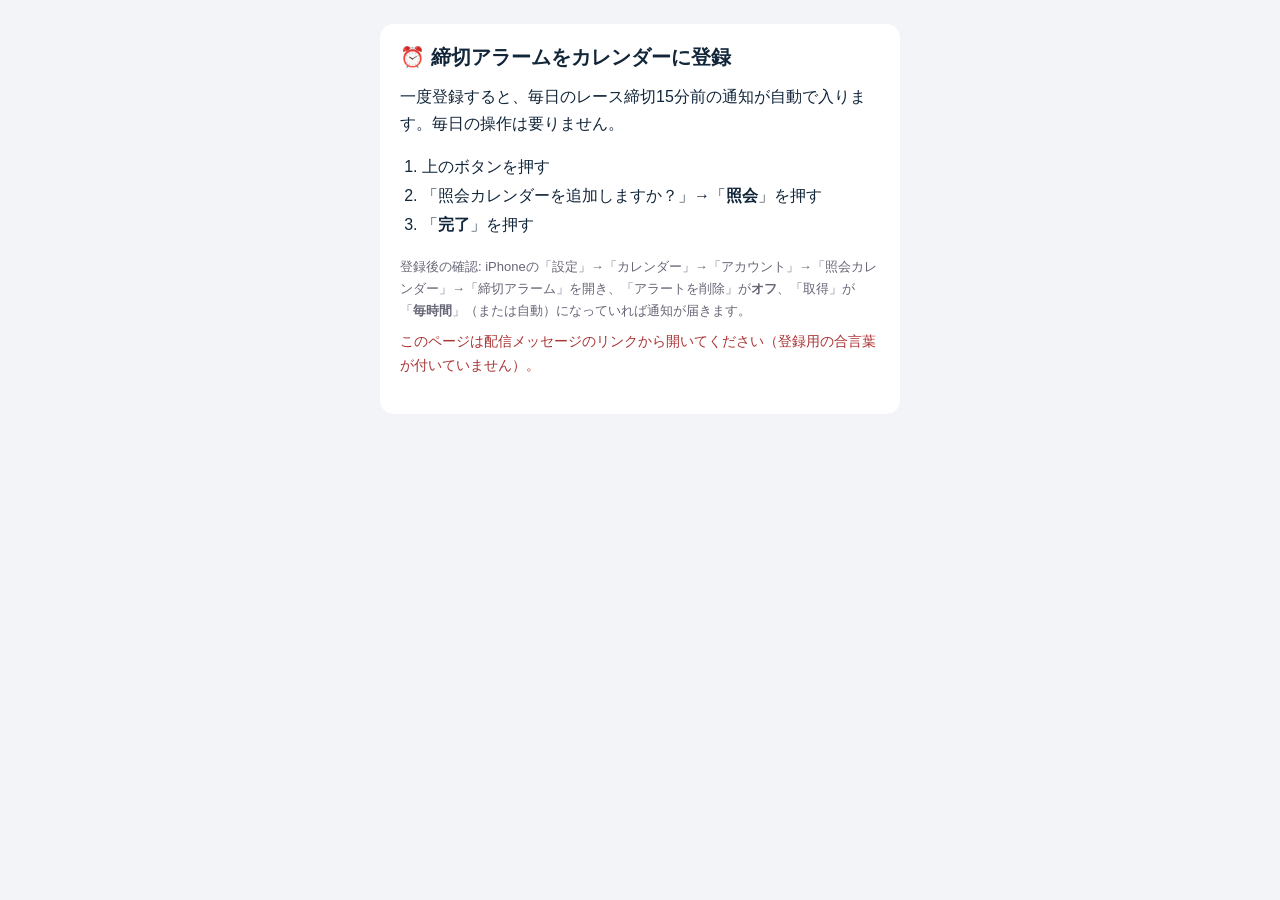
<file: alarm.html>
<!DOCTYPE html>
<html lang="ja">
<head>
<meta charset="UTF-8">
<meta name="viewport" content="width=device-width, initial-scale=1">
<title>締切アラームの登録</title>
<style>
  body { font-family: -apple-system, "Hiragino Sans", sans-serif; margin: 0; padding: 24px 16px; background: #f2f4f7; color: #12263a; }
  .box { background: #fff; border-radius: 14px; padding: 20px; max-width: 480px; margin: 0 auto; }
  h1 { font-size: 20px; margin: 0 0 12px; }
  p { line-height: 1.7; margin: 8px 0; }
  .btn { display: block; text-align: center; background: #12263a; color: #fff; text-decoration: none; font-size: 18px; font-weight: 700; padding: 16px; border-radius: 12px; margin: 16px 0; }
  ol { padding-left: 22px; line-height: 1.8; }
  .warn { color: #a33; font-size: 14px; }
  .note { font-size: 13px; color: #667; }
  .url { font-size: 11px; word-break: break-all; color: #99a; margin-top: 16px; }
</style>
</head>
<body>
<div class="box">
  <h1>⏰ 締切アラームをカレンダーに登録</h1>
  <p>一度登録すると、毎日のレース締切15分前の通知が自動で入ります。毎日の操作は要りません。</p>
  <a id="btn" class="btn" href="#">カレンダーに登録する</a>
  <ol>
    <li>上のボタンを押す</li>
    <li>「照会カレンダーを追加しますか？」→「<b>照会</b>」を押す</li>
    <li>「<b>完了</b>」を押す</li>
  </ol>
  <p class="note">登録後の確認: iPhoneの「設定」→「カレンダー」→「アカウント」→「照会カレンダー」→「締切アラーム」を開き、「アラートを削除」が<b>オフ</b>、「取得」が「<b>毎時間</b>」（または自動）になっていれば通知が届きます。</p>
  <p class="warn" id="err" style="display:none">このページは配信メッセージのリンクから開いてください（登録用の合言葉が付いていません）。</p>
  <p class="url" id="url"></p>
</div>
<script>
(function () {
  var t = (location.hash || '').replace(/^#/, '').replace(/[^A-Za-z0-9_-]/g, '');
  var b = document.getElementById('btn');
  if (!t) {
    document.getElementById('err').style.display = 'block';
    b.style.display = 'none';
    return;
  }
  var u = 'webcal://cxbbehbmpcsnwyooaibx.supabase.co/storage/v1/object/public/alarm-pub/' + t + '/shimekiri.ics';
  b.href = u;
  document.getElementById('url').textContent = '登録先: ' + u;
})();
</script>
</body>
</html>
</file>
